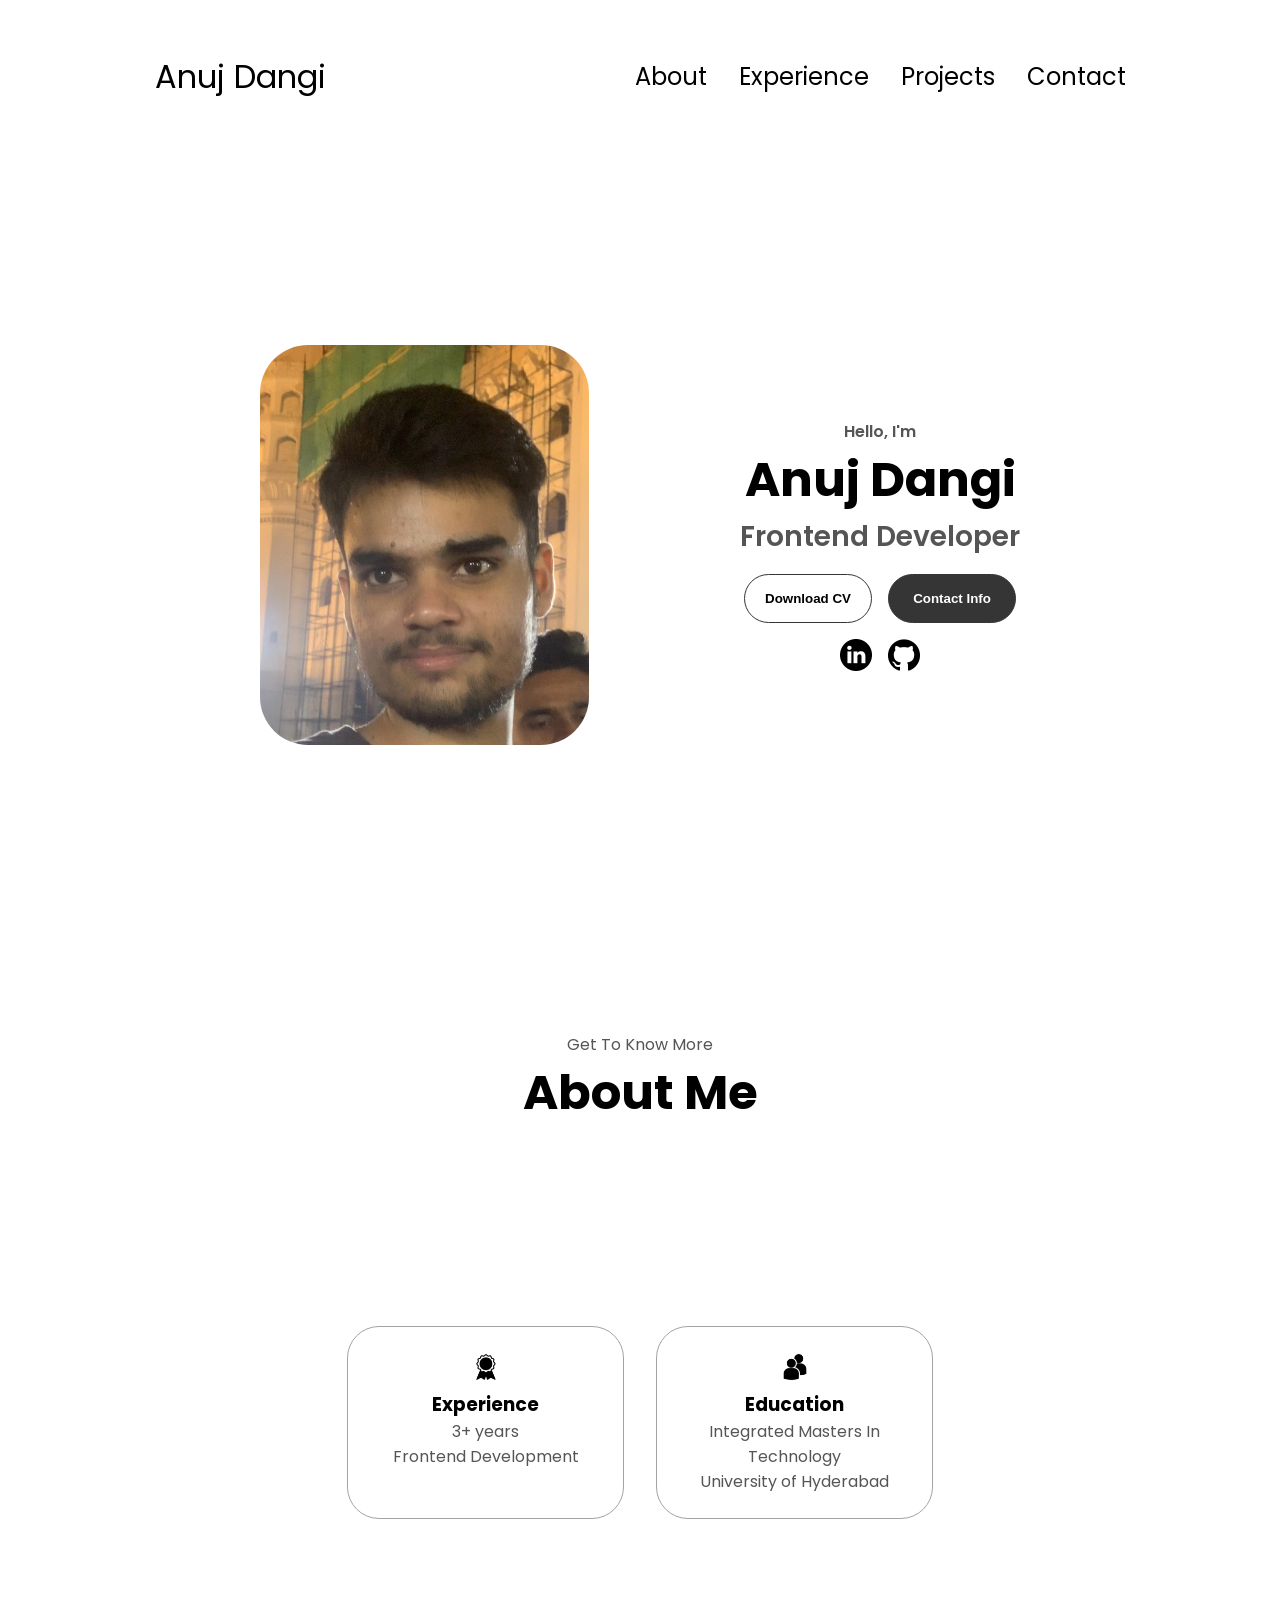
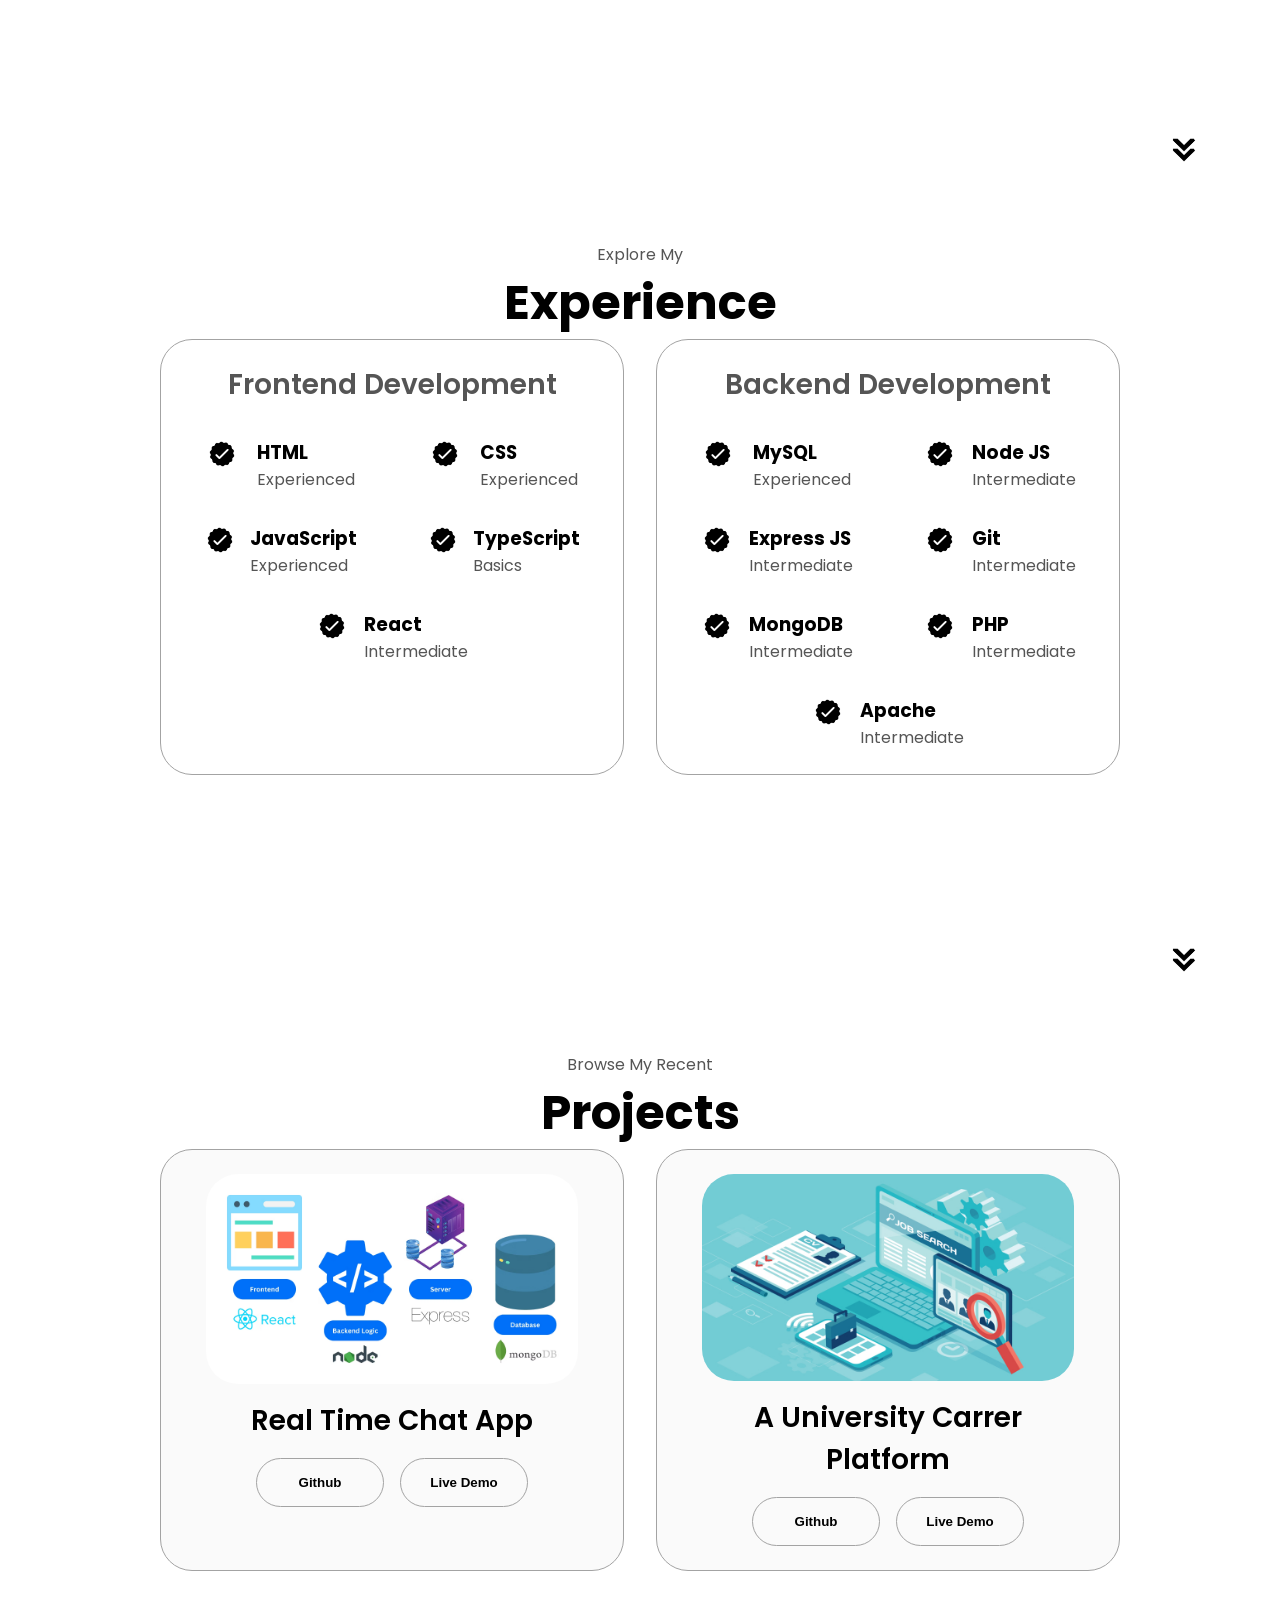
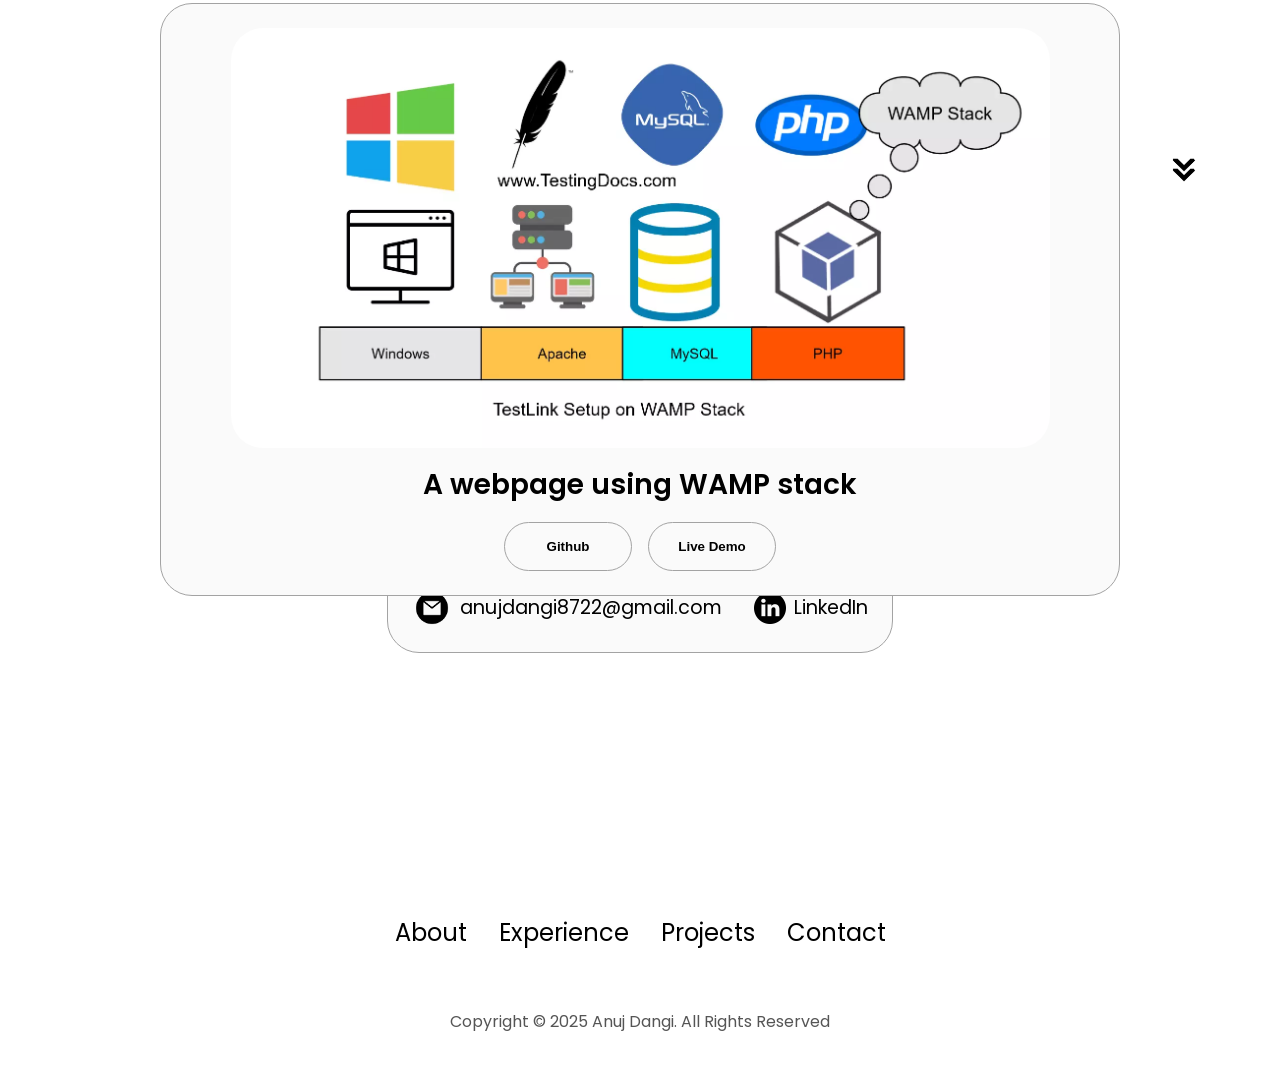
<file: index.html>
<!DOCTYPE html>
<html lang="en">

<head>
    <meta charset="UTF-8">
    <meta name="viewport" content="width=device-width, initial-scale=1.0">
    <title>Portfolio</title>
    <link rel="icon" href="favicon.ico" type="image/x-icon">
    <link rel="stylesheet" href="style.css" type="text/css">
    <link rel="stylesheet" href="mediaQueries.css" type="text/css">
</head>

<body>
    <nav id="desktop-nav">
        <div class="logo">Anuj Dangi</div>
        <ul class="nav-links">
            <li><a href="#about">About</a></li>
            <li><a href="#experience">Experience</a></li>
            <li><a href="#projects">Projects</a></li>
            <li><a href="#contact">Contact</a></li>
        </ul>
    </nav>
    <nav id="hamburger-nav">
        <div class="logo">Anuj Dangi</div>
        <div class="hamburger-menu">
            <div class="hamburger-icon" onclick="toggleMenu()">
                <span></span>
                <span></span>
                <span></span>
            </div>
            <div class="menu-links">
                <li><a href="#about" onclick="toggleMenu()">About</a></li>
                <li><a href="#experience" onclick="toggleMenu()">Experience</a></li>
                <li><a href="#projects" onclick="toggleMenu()">Projects</a></li>
                <li><a href="#contact" onclick="toggleMenu()">Contact</a></li>
            </div>
        </div>
    </nav>
    <section id="profile">
        <div class="section__pic-container">
            <img src="./assets/profile-pic.jpg" alt="Anuj Dangi profile picture" class="profile-pic">
        </div>
        <div class="section__text">
            <p class="section__text__p1">Hello, I'm</p>
            <h1 class="title">Anuj Dangi</h1>
            <p class="section__text__p2">Frontend Developer</p>
            <div class="btn-container">
                <button class="btn btn-color-2" onclick="window.open('./assets/Anuj_Dangi_CV.pdf')">Download CV</button>
                <button class="btn btn-color-1" onclick="location.href='#contact'">Contact Info</button>
            </div>
            <div id="social-container">
                <img src="./assets/linkedin.png" alt="My Linkdin profile" class="icon" onclick="location.href='https://www.linkedin.com/in/anuj-dangi-78430329a/'">
                <img src="./assets/github.png" alt="My Linkdin profile" class="icon" onclick="location.href='https://github.com/anuj-dangi'">
            </div>
        </div>
    </section>
    <section id="about">
        <p class="section__text__p1">Get To Know More</p>
        <h1 class="title">About Me</h1>
        <div class="section-container">
           
            <div class="about-details-container"> 
                <div class="about-containers">
                    <div class="details-container">
                        <img src="./assets/experience.png" alt="Experience icon" class="icon">
                        <h3>Experience</h3>
                        <p>3+ years <br> Frontend Development</p>
                    </div>
                    <div class="details-container">
                        <img src="./assets/education.png" alt="Education icon" class="icon">
                        <h3>Education</h3>
                        <p>Integrated Masters In Technology <br> University of Hyderabad</p>
                    </div>
                </div>
                <div class="text-container">
                    <p>

                    </p>
                </div>
            </div>
        </div>
        <img src="./assets/arrow.png" alt="Arrow icon" class="icon arrow" onclick="location.href='./#experience'">
    </section>
    <section id="experience">
        <p class="section__text__p1">Explore My</p>
        <h1 class="title">Experience</h1>
        <div class="experience-details-container">
            <div class="about-containers">
                <div class="details-container">
                    <h2 class="experience-sub-title">Frontend Development</h2>
                    <div class="article-container">
                        <article>
                            <img src="./assets/checkmark.png" alt="Experience icon" class="icon">
                            <div>
                                <h3>HTML</h3>
                                <p>Experienced</p>
                            </div>
                        </article>
                        <article>
                            <img src="./assets/checkmark.png" alt="Experience icon" class="icon">
                            <div>
                                <h3>CSS</h3>
                                <p>Experienced</p>
                            </div>
                        </article>
                        <article>
                            <img src="./assets/checkmark.png" alt="Experience icon" class="icon">
                            <div>
                                <h3>JavaScript</h3>
                                <p>Experienced</p>
                            </div>
                        </article>
                        <article>
                            <img src="./assets/checkmark.png" alt="Experience icon" class="icon">
                            <div>
                                <h3>TypeScript</h3>
                                <p>Basics</p>
                            </div>
                        </article>
                        <article>
                            <img src="./assets/checkmark.png" alt="Experience icon" class="icon">
                            <div>
                                <h3>React</h3>
                                <p>Intermediate</p>
                            </div>
                        </article>
                    </div>
                </div>
                <div class="details-container">
                    <h2 class="experience-sub-title">Backend Development</h2>
                    <div class="article-container">
                        <article>
                            <img src="./assets/checkmark.png" alt="Experience icon" class="icon">
                            <div>
                                <h3>MySQL</h3>
                                <p>Experienced</p>
                            </div>
                        </article>
                        <article>
                            <img src="./assets/checkmark.png" alt="Experience icon" class="icon">
                            <div>
                                <h3>Node JS</h3>
                                <p>Intermediate</p>
                            </div>
                        </article>
                        <article>
                            <img src="./assets/checkmark.png" alt="Experience icon" class="icon">
                            <div>
                                <h3>Express JS</h3>
                                <p>Intermediate</p>
                            </div>
                        </article>
                        <article>
                            <img src="./assets/checkmark.png" alt="Experience icon" class="icon">
                            <div>
                                <h3>Git</h3>
                                <p>Intermediate</p>
                            </div>
                        </article>
                        <article>
                            <img src="./assets/checkmark.png" alt="Experience icon" class="icon">
                            <div>
                                <h3>MongoDB</h3>
                                <p>Intermediate</p>
                            </div>
                        </article>
                        <article>
                            <img src="./assets/checkmark.png" alt="Experience icon" class="icon">
                            <div>
                                <h3>PHP</h3>
                                <p>Intermediate</p>
                            </div>
                        </article>
                        <article>
                            <img src="./assets/checkmark.png" alt="Experience icon" class="icon">
                            <div>
                                <h3>Apache</h3>
                                <p>Intermediate</p>
                            </div>
                        </article>
                    </div>
                </div>
            </div>
        </div>
        <img src="./assets/arrow.png" alt="Arrow icon" class="icon arrow" onclick="location.href='./#projects'">
    </section>
    <section id="projects">
        <p class="section__text__p1">Browse My Recent</p>
        <h1 class="title">Projects</h1>
        <div class="experience-details-container">
            <div class="about-containers">
                <div class="details-container color-container">
                    <div class="article-container">
                        <img src="./assets/mern-pic.avif" alt="Project 1" class="project-img">
                    </div>
                    <h2 class="experience-sub-title project-title">Real Time Chat App</h2>
                    <div class="btn-container">
                        <button class="btn btn-color-2 project-btn" onclick="location.href='https://github.com/anuj-dangi/real-time-chat-app'">Github</button>
                        <button class="btn btn-color-2 project-btn" onclick="location.href='https://real-time-chat-app-0x3d.onrender.com'">Live Demo</button>
                    </div>
                </div>
                <div class="details-container color-container">
                    <div class="article-container">
                        <img src="./assets/CarrerPlatform-pic.jpg" alt="Project 2" class="project-img">
                    </div>
                    <h2 class="experience-sub-title project-title">A University Carrer Platform</h2>
                    <div class="btn-container">
                        <button class="btn btn-color-2 project-btn" onclick="location.href='https://github.com/AnujDangi87/UoHCarrerPlatform'">Github</button>
                        <button class="btn btn-color-2 project-btn" onclick="location.href='https://github.com/AnujDangi87/UoHCarrerPlatform'">Live Demo</button>
                    </div>
                </div>
                <div class="details-container color-container">
                    <div class="article-container">
                        <img src="./assets/wamp-pic.webp" alt="Project 3" class="project-img">
                    </div>
                    <h2 class="experience-sub-title project-title">A webpage using WAMP stack</h2>
                    <div class="btn-container">
                        <button class="btn btn-color-2 project-btn" onclick="location.href='https://github.com/anuj-dangi/IT_LAB/tree/main/wamp/php'">Github</button>
                        <button class="btn btn-color-2 project-btn" onclick="location.href='https://github.com/anuj-dangi/IT_LAB/tree/main/wamp/php'">Live Demo</button>
                    </div>
                </div>
            </div>
        </div>
        <img src="./assets/arrow.png" alt="Arrow icon" class="icon arrow" onclick="location.href='./#contact'">
    </section>
    <section id="contact">
        <p class="section__text__p1">Get in Touch</p>
        <h1 class="title">Contact Me</h1>
        <div class="contact-info-upper-container">
            <div class="contact-info-container">
                <img src="./assets/email.png" alt="Email icon" class="icon contact-icon email-icon">
                <p><a href="mailto:its.anuj.dangi@gmail.com">anujdangi8722@gmail.com</a></p>
            </div>
            <div class="contact-info-container">
                <img src="./assets/linkedin.png" alt="LinkedIn icon" class="icon contact-icon">
                <p><a href="https://www.linkedin.com/in/anuj-dangi-78430329a/">LinkedIn</a></p>
            </div>
        </div>
    </section>
    <footer>
        <nav>
            <div class="nav-links-container">
                <ul class="nav-links">
                    <li><a href="#about">About</a></li>
                    <li><a href="#experience">Experience</a></li>
                    <li><a href="#projects">Projects</a></li>
                    <li><a href="#contact">Contact</a></li>
                </ul>
            </div>
        </nav>
        <p>Copyright &#169; 2025 Anuj Dangi. All Rights Reserved</p>
    </footer>
    <script src="script.js"></script>
</body>

</html>
</file>
<file: style.css>
@import url('https://fonts.googleapis.com/css2?family=Poppins:wght@300;400;500;600&display=swap');

* {
    margin : 0;
    padding : 0;
}

.theme {
    background-color: black;
    color : white;
}

body {
    font-family: "Poppins", sans-serif;
}

html {
    scroll-behavior: smooth;
}

p {
    color: rgb(85, 85, 85);
}

/* Transition */

a, .btn {
    transition: all 300ms ease;
}

/* Desktop nav */

nav, .nav-links {
    display: flex;
}

nav {
    justify-content: space-around;
    align-items: center;
    height: 17vh;
}

.nav-links {
    gap: 2rem;
    list-style: none;
    font-size: 1.5rem;
}

a {
    color: black;
    text-decoration: none;
    text-decoration-color: white;
}

a:hover {
    color: grey;
    text-decoration: underline;
    text-underline-offset: 0.6rem;
    text-decoration-color: rgb(181, 181, 181);
}

.logo {
    font-size: 2rem;
}

.logo:hover {
    cursor: default;
}

/* Hamburger menu */

#hamburger-nav {
    display: none;
}

.hamburger-icon {
    display: flex;
    flex-direction: column;
    justify-content: space-between;
    height: 24px;
    width: 30px;
    cursor: pointer;
}

.hamburger-icon span {
    width: 100%;
    height: 2px;
    background-color: black;
    transition: all 0.3 ease-in-out;
}

.menu-links {
    position: absolute;
    top: 80px;
    right: 120px;
    background-color: white;
    width: fit-content;
    max-height: 0;
    overflow: hidden;
    transition: all 0.3 ease-in-out;
}

.menu-links a {
    display: block;
    padding: 10px;
    text-align: center;
    font-size: 1.5rem;
    color: black;
    text-decoration: none;
    transition: all 0.3 ease-in-out;
}

.menu-links li{
    list-style: none;
}

.menu-links.open {
    max-height: 300px;
}

.hamburger-icon.open span:first-child {
    transform: rotate(45deg) translate(10px, 5px);
}

.hamburger-icon.open span:nth-child(2) {
    opacity: 0;
}

.hamburger-icon.open span:last-child {
    transform: rotate(-45deg) translate(10px, -5px);
}

.hamburger-icon span:first-child {
    transform: none;
} 

.hamburger-icon span:first-child {
    opacity: 1
}

.hamburger-icon span:first-child {
    transform: none;
}

/* Sections */

section {
    padding-top: 4vh;
    height: 90vh;
    margin: 0 10rem;
    box-sizing: border-box;
    min-height: fit-content;
}

.section-container {
    display: flex;
}

#profile {
    display: flex;
    justify-content: center;
    flex-wrap: wrap;
    gap: 5rem;
    height: 80vh;
}

.section__pic-container {
    display: flex;
    height: 400px;
    width: 400px;
    margin: auto 0;
}

.profile-pic {
    border-radius: 3rem;
}

.section__text {
    align-self: center;
    text-align: center;
}

.section__text p {
    font-weight: 600;
}

.section__text__p1 {
    text-align: center;
}

.section__text__p2 {
    font-size: 1.75rem;
    margin-bottom: 1rem;
}

.title {
    font-size: 3rem;
    text-align: center;
}

#social-container {
    display: flex;
    justify-content: center;
    margin-top: 1rem;
    gap: 1rem;
}

/* Icons */

.icon {
    cursor: pointer;
    height: 2rem;
}

/* Buttons */

.btn-container {
    display: flex;
    justify-content: center;
    gap: 1rem;
}

.btn {
    font-weight: 600;
    transition: all 300ms ease;
    padding: 1rem;
    width: 8rem;
    border-radius: 2rem;
}

.btn-color-1, .btn-color-2 {
    border: rgb(53, 53, 53) 0.1rem solid;
}

.btn-color-1:hover, .btn-color-2:hover {
    cursor: pointer;
}

.btn-color-1, .btn-color-2:hover {
    background: rgb(53, 53, 53);
    color: white;
}

.btn-color-1:hover {
    background: rgb(0, 0, 0);
}

.btn-color-2 {
    background: none;
}

.btn-color-2:hover {
    border: rgb(255, 255, 255) 0.1rem solid;
}

.btn-container {
    gap: 1rem;
}

.section-container {
    display: flex;
    justify-content: center;
    align-items: center;
}

/* About Section */

#about {
    position: relative;
}

#about .about-containers {
    display: flex;
    flex-wrap: wrap;
}

.about-containers {
    gap: 2rem;
    margin-bottom: 2rem;
    margin-top: 2 rem;
}

.about-details-contianer {
    justify-content: center;
    flex-direction: column;
}

.about-containers, .about-details-contianer {
    display: flex;

}

.about-pic {
    border-radius: 2rem;
}

.arrow {
    position: absolute;
    right: -5rem;
    bottom: 2.5rem;
}

.details-container {
    padding: 1.5rem;
    flex: 1;
    background: white;
    border-radius: 2rem;
    border: rgb(53, 53, 53) 0.1rem solid;
    border-color: rgb(163, 163, 163);
    text-align: center;
}

.section-container {
    gap: 4rem;
    height: 80%;
}

.section__pic-container {
    height: 400px;
    width: 400px;
    margin: auto 0;
}

/* Experience section */

#experience {
    position: relative;
}

.experience-sub-title {
    color: rgb(85, 85, 85);
    font-weight: 600;
    font-size: 1.75rem;
    margin-bottom: 2rem;
}

.experience-details-container {
    display: flex;
    justify-content: center;
    flex-direction: column;
}

.article-container {
    display: flex;
    text-align: initial;
    flex-wrap: wrap;
    flex-direction: row;
    gap: 2rem;
    justify-content: space-around;
}

article {
    display: flex;
    width: 10rem;
    justify-content: space-around;
    gap: 0.5rem;
}

article .icon {
    cursor: default;
}

/* Projects section */

#projects {
    position: relative;
}

.color-container {
    border-color: rgb(163, 163, 163);
    background: rgb(250, 250, 250);
}

.project-img {
    border-radius: 2rem;
    width: 90%;
    height: 90%;
}

.project-title {
    margin: 1rem;
    color: black;
}

.project-btn {
    color: black;
    border-color: rgb(163, 163, 163);
}

.projects-details-container {
    display: flex;
    gap: 2rem;
}

#projects, .about-containers {
    flex-wrap: wrap;
}

/* Contact */

#contact {
    display: flex;
    justify-content: center;
    flex-direction: column;
    height: 70vh;
}

.contact-info-upper-container {
    display: flex;
    justify-content: center;
    border-radius: 2rem;
    border: rgb(53, 53, 53) 0.1rem solid;
    border-color: rgb(163, 163, 163);
    background: rgb(250, 250, 250);
    margin: 2rem auto;
    padding: 0.5rem;
}

.contact-info-container {
    display: flex;
    align-items: center;
    justify-content: center;
    gap: 0.5rem;
    margin: 1rem;
}

.contact-info-container p {
    font-size: larger;
}

.contact-icon{
    cursor: default;
    height: 2rem;
}

.email-icon {
    height: 2.5rem;
}

/* Fotter section */

footer {
    height: 26vh;
    margin: 0 1rem;
}

footer p {
    text-align: center;
}
</file>
<file: mediaQueries.css>
@media screen and (max-width: 1400px) {
    #profile {
        height: 83vh;
        margin-bottom: 6rem;
    }
    .about-container{
        flex-wrap: wrap;
    }
}

@media screen and (max-width: 1200px) {
    #desktop-nav {
        display: none;
    }

    #hamburger-nav {
        display: flex;
    }

    #experience, .experience-details-container {
        margin-top: 2rem;
    }

    #profile, .section-container {
        display: block;
    }

    .arrow {
        display: none;
    }

    section, .section-container {
        height: auto; /* Changed from fit-content to auto */
    }

    section {
        margin: 0 5%;
    }

    .section__pic-container {
        width: 275px;
        height: 275px;
        margin: 0 auto 2rem;
    }

    .about-container {
        margin-top: 0;
    }

    footer nav {
        height: auto; /* Changed from fit-content to auto */
        margin-bottom: 2rem;
    }
}

@media screen and (max-width: 600px)
{
    #contact, footer {
        height: 40vh;
    }

    #profile {
        height: 83vh;
        margin-bottom: 0;
    }

    article {
        font-size: 1rem;
    }

    footer nav {
        height: fit-content;
        margin-bottom: 2rem;
    }

    .about-container, .contact-info-upper-container, .btn-container {
        flex-wrap: wrap;
    }

    .contact-info-container {
        margin: 0;
    }

    .contact-info-container p, .nav-link li a {
        font-size: 1rem;
    }

    .experience-sub-title {
        font-size: 1.25rem;
    }

    .logo {
        font-size: 1.25rem;
    }

    .nav-links {
        flex-direction: column;
        gap: 0.5rem;
        text-align: center;
    }

    .section__pic-container {
        width: auto;
        height: 46vw;
        justify-content: center;
    }

    .section__text__p2 {
        font-size: 1.25rem;
    }

    .title {
        font-size: 2rem;
    }

    .text-container {
        text-align: justify;
    }
}
</file>
